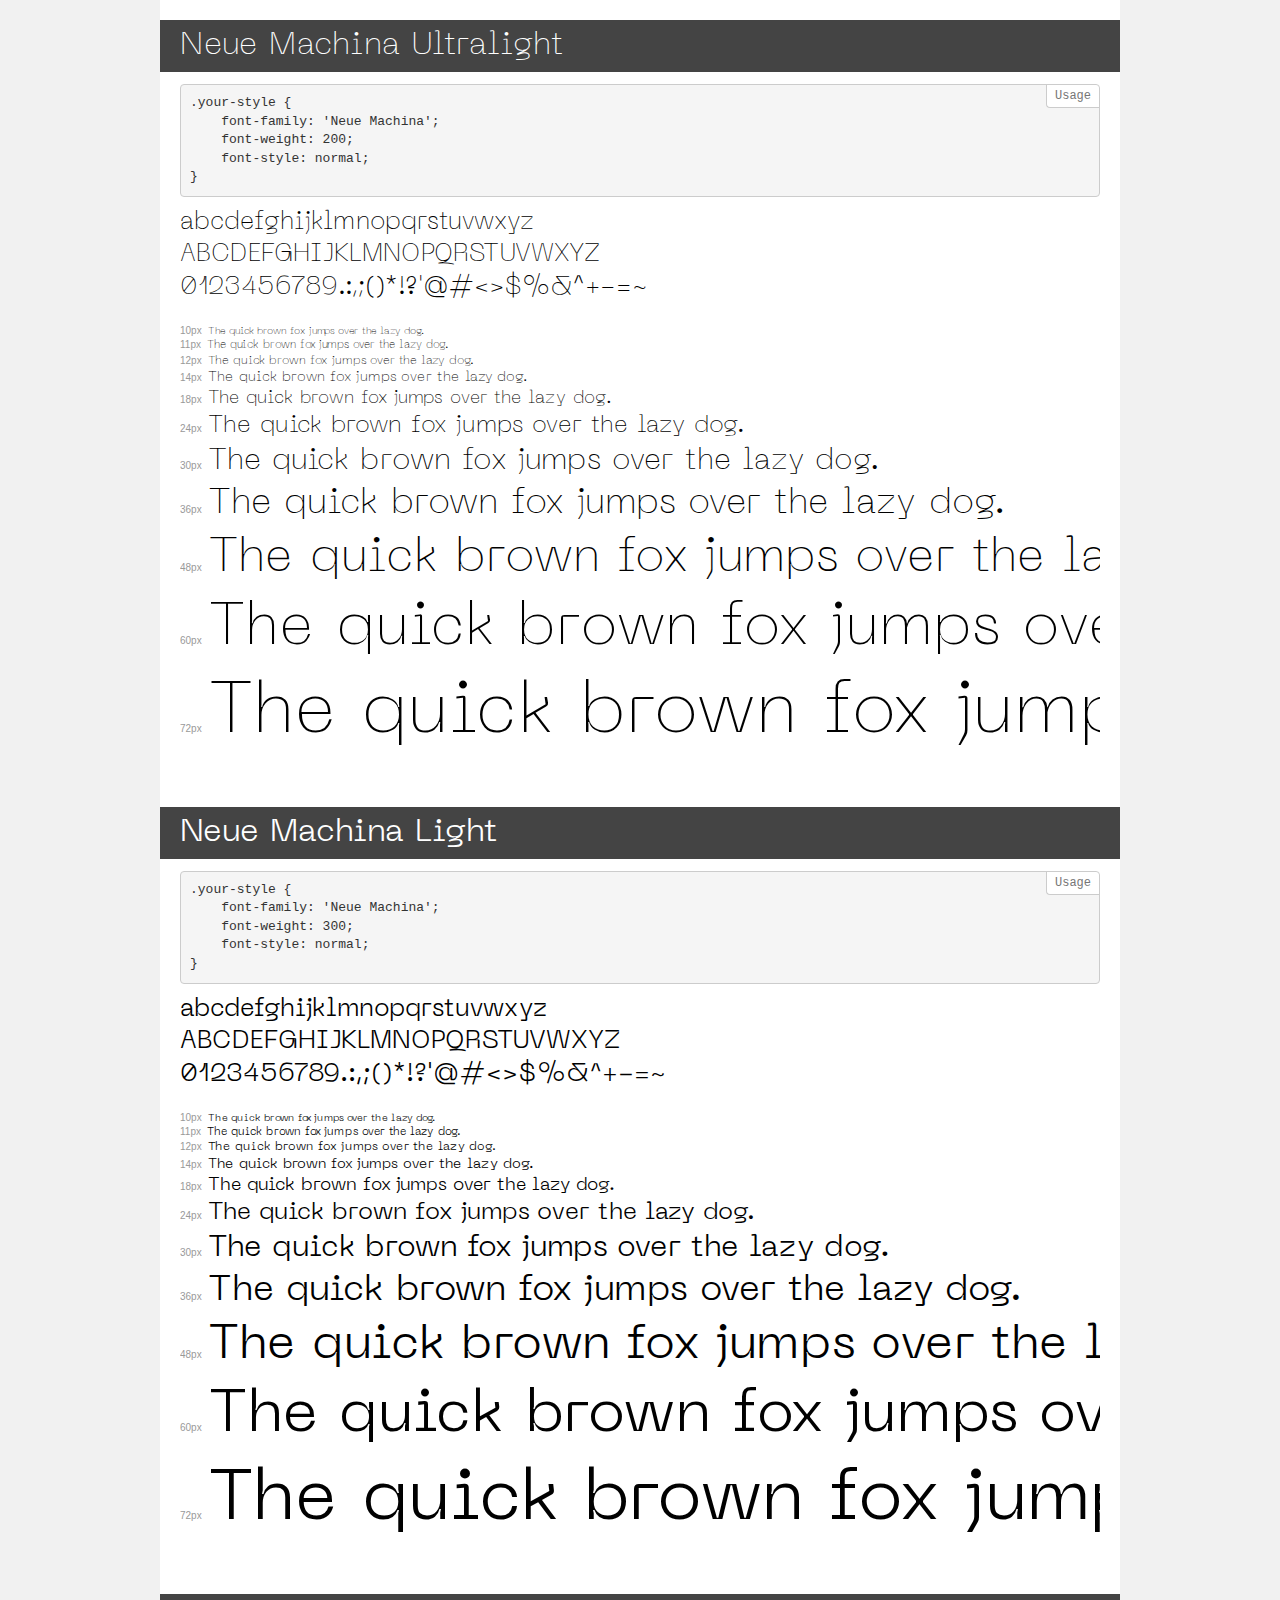
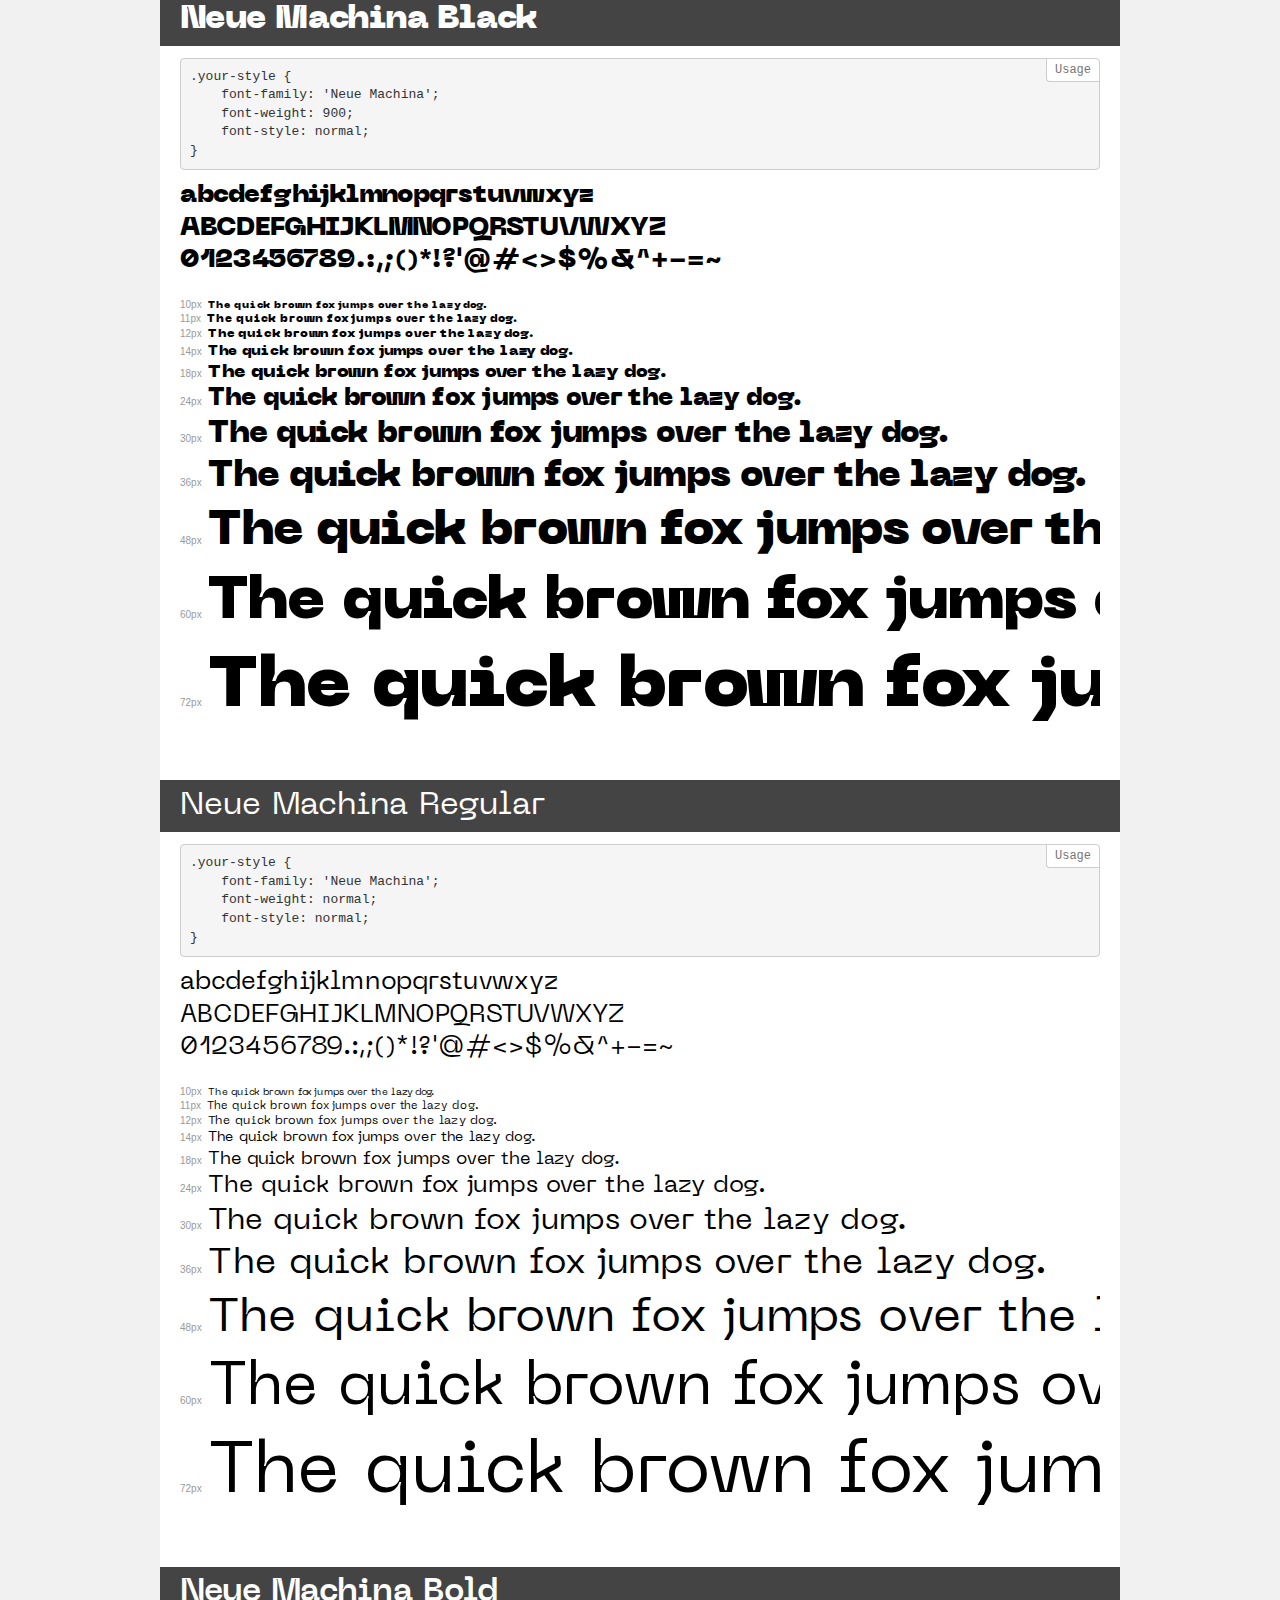
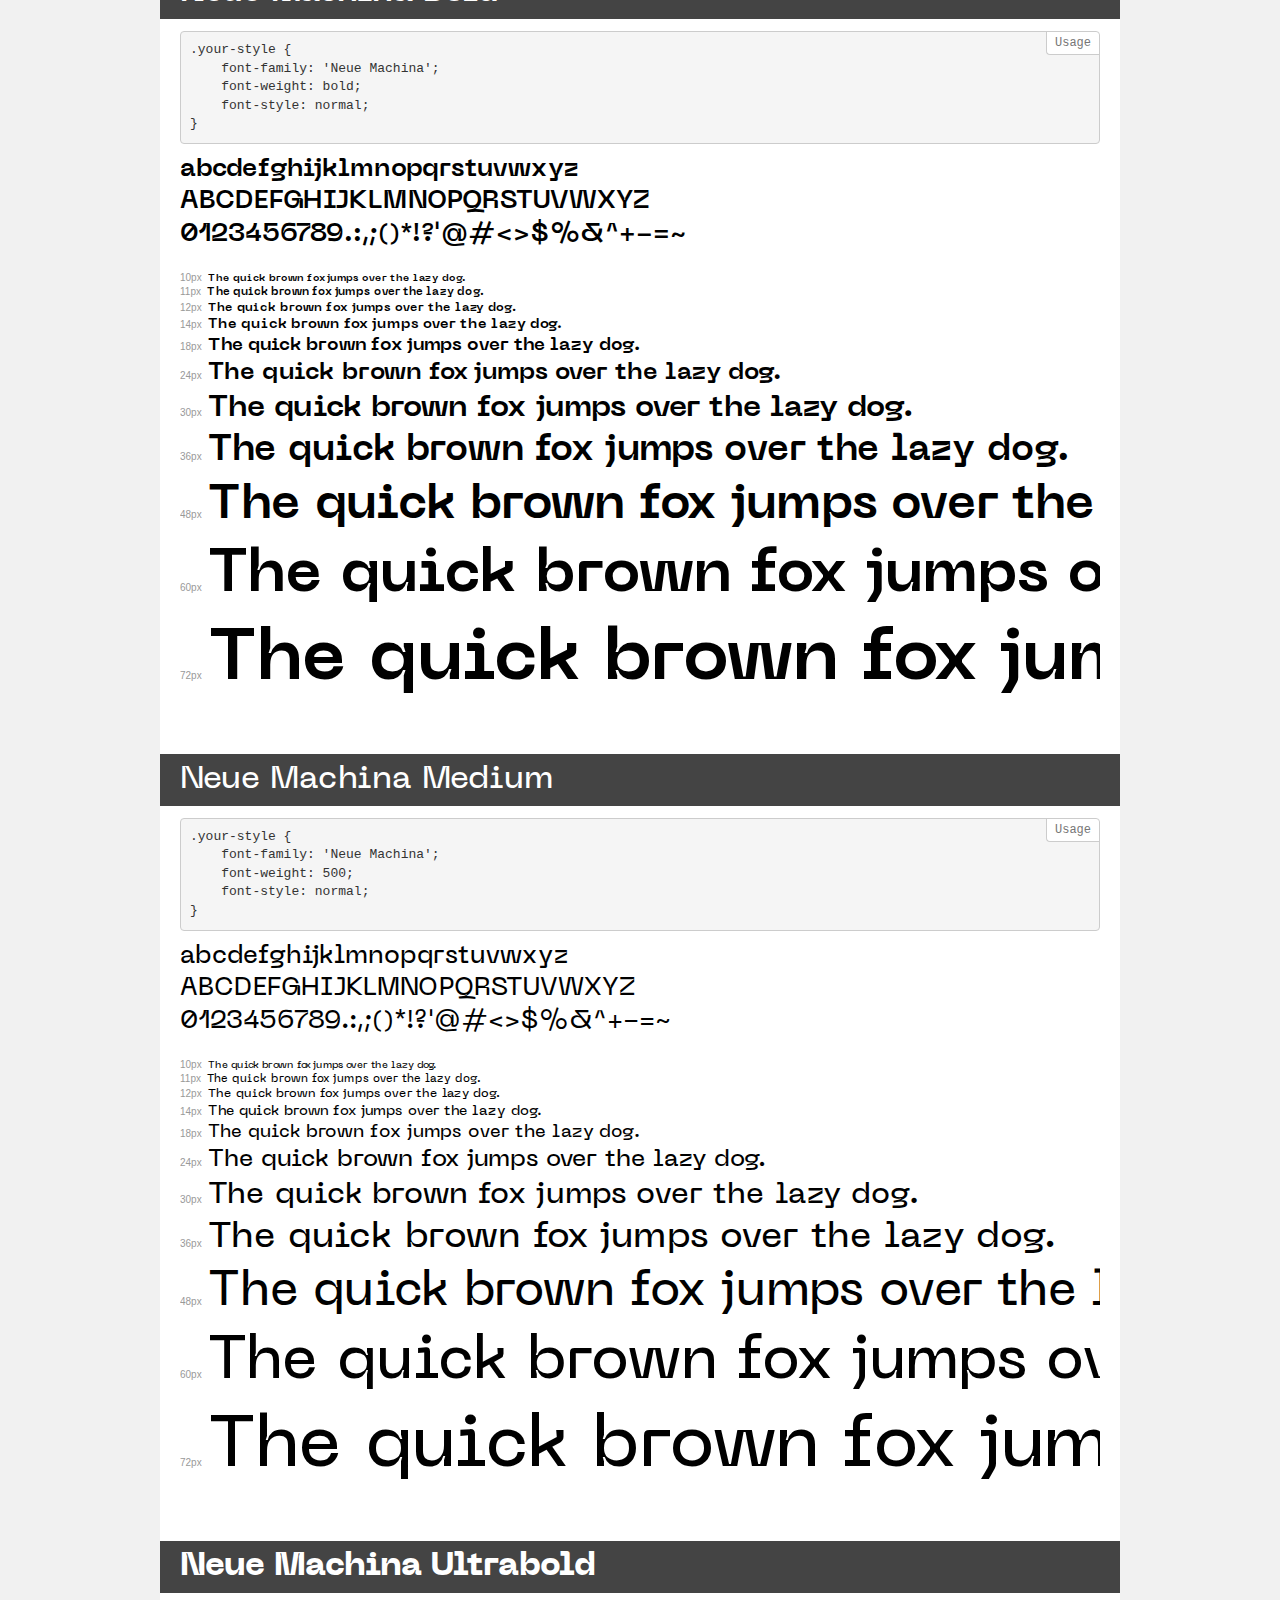
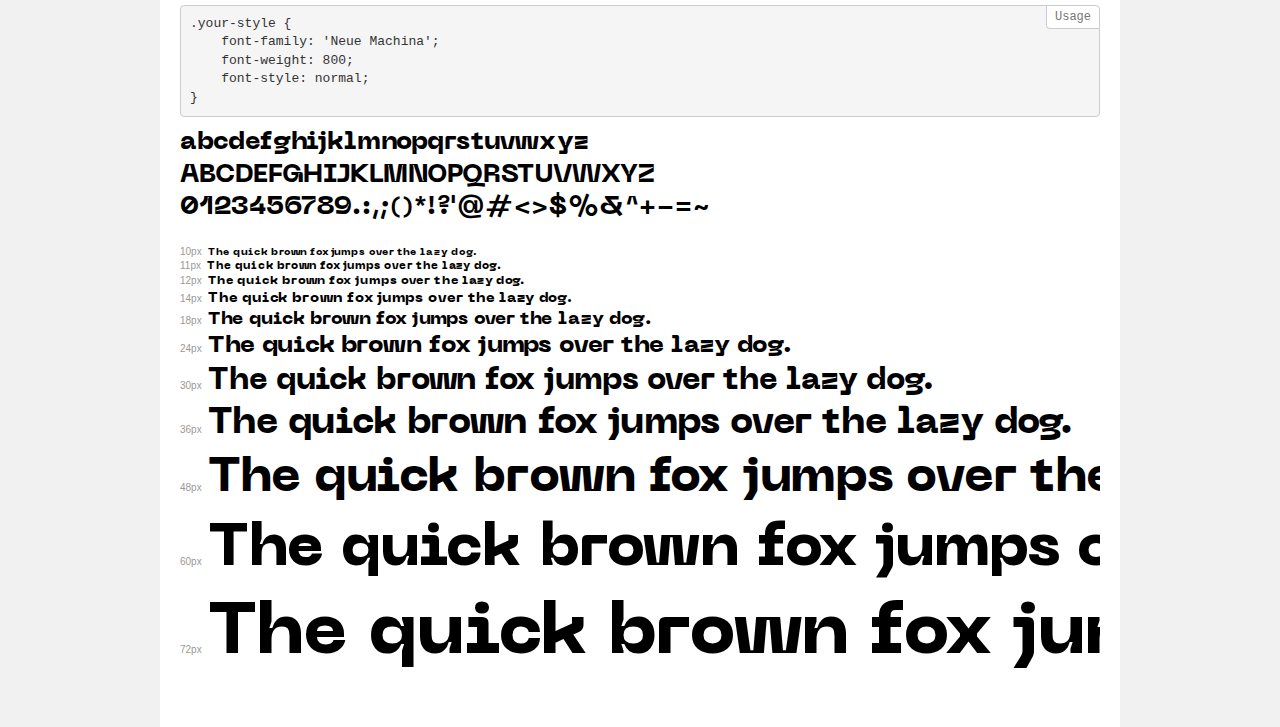
<file: hdaywidget/font/demo.html>
<!DOCTYPE html>
<html>
<head>
    <meta charset="utf-8">
    <meta http-equiv="X-UA-Compatible" content="IE=edge">
    <meta name="viewport" content="width=device-width, initial-scale=1">
    <meta name="robots" content="noindex, noarchive">
    <meta name="format-detection" content="telephone=no">
    <title>Transfonter demo</title>
    <link href="stylesheet.css" rel="stylesheet">
    <style>
        /*
        http://meyerweb.com/eric/tools/css/reset/
        v2.0 | 20110126
        License: none (public domain)
        */
        html, body, div, span, applet, object, iframe,
        h1, h2, h3, h4, h5, h6, p, blockquote, pre,
        a, abbr, acronym, address, big, cite, code,
        del, dfn, em, img, ins, kbd, q, s, samp,
        small, strike, strong, sub, sup, tt, var,
        b, u, i, center,
        dl, dt, dd, ol, ul, li,
        fieldset, form, label, legend,
        table, caption, tbody, tfoot, thead, tr, th, td,
        article, aside, canvas, details, embed,
        figure, figcaption, footer, header, hgroup,
        menu, nav, output, ruby, section, summary,
        time, mark, audio, video {
            margin: 0;
            padding: 0;
            border: 0;
            font-size: 100%;
            font: inherit;
            vertical-align: baseline;
        }
        /* HTML5 display-role reset for older browsers */
        article, aside, details, figcaption, figure,
        footer, header, hgroup, menu, nav, section {
            display: block;
        }
        body {
            line-height: 1;
        }
        ol, ul {
            list-style: none;
        }
        blockquote, q {
            quotes: none;
        }
        blockquote:before, blockquote:after,
        q:before, q:after {
            content: '';
            content: none;
        }
        table {
            border-collapse: collapse;
            border-spacing: 0;
        }
        /* common styles */
        body {
            background: #f1f1f1;
            color: #000;
        }
        .page {
            background: #fff;
            width: 920px;
            margin: 0 auto;
            padding: 20px 20px 0 20px;
            overflow: hidden;
        }
        .font-container {
            overflow-x: auto;
            overflow-y: hidden;
            margin-bottom: 40px;
            line-height: 1.3;
            white-space: nowrap;
            padding-bottom: 5px;
        }
        h1 {
            position: relative;
            background: #444;
            font-size: 32px;
            color: #fff;
            padding: 10px 20px;
            margin: 0 -20px 12px -20px;
        }
        .letters {
            font-size: 25px;
            margin-bottom: 20px;
        }
        .s10:before {
            content: '10px';
        }
        .s11:before {
            content: '11px';
        }
        .s12:before {
            content: '12px';
        }
        .s14:before {
            content: '14px';
        }
        .s18:before {
            content: '18px';
        }
        .s24:before {
            content: '24px';
        }
        .s30:before {
            content: '30px';
        }
        .s36:before {
            content: '36px';
        }
        .s48:before {
            content: '48px';
        }
        .s60:before {
            content: '60px';
        }
        .s72:before {
            content: '72px';
        }
        .s10:before, .s11:before, .s12:before, .s14:before,
        .s18:before, .s24:before, .s30:before, .s36:before,
        .s48:before, .s60:before, .s72:before {
            font-family: Arial, sans-serif;
            font-size: 10px;
            font-weight: normal;
            font-style: normal;
            color: #999;
            padding-right: 6px;
        }
        pre {
            display: block;
            position: relative;
            padding: 9px;
            margin: 0 0 10px;
            font-family: Monaco, Menlo, Consolas, "Courier New", monospace !important;
            font-size: 13px;
            line-height: 1.428571429;
            color: #333;
            font-weight: normal !important;
            font-style: normal !important;
            background-color: #f5f5f5;
            border: 1px solid #ccc;
            overflow-x: auto;
            border-radius: 4px;
        }
        pre:after {
            display: block;
            position: absolute;
            right: 0;
            top: 0;
            content: 'Usage';
            line-height: 1;
            padding: 5px 8px;
            font-size: 12px;
            color: #767676;
            background-color: #fff;
            border: 1px solid #ccc;
            border-right: none;
            border-top: none;
            border-radius: 0 4px 0 4px;
            z-index: 10;
        }
        /* responsive */
        @media (max-width: 959px) {
            .page {
                width: auto;
                margin: 0;
            }
        }
    </style>
</head>
<body>
<div class="page">
    <div class="demo" style="font-family: 'Neue Machina'; font-weight: 200; font-style: normal;">
        <h1>Neue Machina Ultralight</h1>
        <pre>.your-style {
    font-family: 'Neue Machina';
    font-weight: 200;
    font-style: normal;
}</pre>
        <div class="font-container">
            <p class="letters">
                abcdefghijklmnopqrstuvwxyz<br>
ABCDEFGHIJKLMNOPQRSTUVWXYZ<br>
                0123456789.:,;()*!?'@#<>$%&^+-=~
            </p>
            <p class="s10" style="font-size: 10px;">The quick brown fox jumps over the lazy dog.</p>
            <p class="s11" style="font-size: 11px;">The quick brown fox jumps over the lazy dog.</p>
            <p class="s12" style="font-size: 12px;">The quick brown fox jumps over the lazy dog.</p>
            <p class="s14" style="font-size: 14px;">The quick brown fox jumps over the lazy dog.</p>
            <p class="s18" style="font-size: 18px;">The quick brown fox jumps over the lazy dog.</p>
            <p class="s24" style="font-size: 24px;">The quick brown fox jumps over the lazy dog.</p>
            <p class="s30" style="font-size: 30px;">The quick brown fox jumps over the lazy dog.</p>
            <p class="s36" style="font-size: 36px;">The quick brown fox jumps over the lazy dog.</p>
            <p class="s48" style="font-size: 48px;">The quick brown fox jumps over the lazy dog.</p>
            <p class="s60" style="font-size: 60px;">The quick brown fox jumps over the lazy dog.</p>
            <p class="s72" style="font-size: 72px;">The quick brown fox jumps over the lazy dog.</p>
        </div>
    </div>
    <div class="demo" style="font-family: 'Neue Machina'; font-weight: 300; font-style: normal;">
        <h1>Neue Machina Light</h1>
        <pre>.your-style {
    font-family: 'Neue Machina';
    font-weight: 300;
    font-style: normal;
}</pre>
        <div class="font-container">
            <p class="letters">
                abcdefghijklmnopqrstuvwxyz<br>
ABCDEFGHIJKLMNOPQRSTUVWXYZ<br>
                0123456789.:,;()*!?'@#<>$%&^+-=~
            </p>
            <p class="s10" style="font-size: 10px;">The quick brown fox jumps over the lazy dog.</p>
            <p class="s11" style="font-size: 11px;">The quick brown fox jumps over the lazy dog.</p>
            <p class="s12" style="font-size: 12px;">The quick brown fox jumps over the lazy dog.</p>
            <p class="s14" style="font-size: 14px;">The quick brown fox jumps over the lazy dog.</p>
            <p class="s18" style="font-size: 18px;">The quick brown fox jumps over the lazy dog.</p>
            <p class="s24" style="font-size: 24px;">The quick brown fox jumps over the lazy dog.</p>
            <p class="s30" style="font-size: 30px;">The quick brown fox jumps over the lazy dog.</p>
            <p class="s36" style="font-size: 36px;">The quick brown fox jumps over the lazy dog.</p>
            <p class="s48" style="font-size: 48px;">The quick brown fox jumps over the lazy dog.</p>
            <p class="s60" style="font-size: 60px;">The quick brown fox jumps over the lazy dog.</p>
            <p class="s72" style="font-size: 72px;">The quick brown fox jumps over the lazy dog.</p>
        </div>
    </div>
    <div class="demo" style="font-family: 'Neue Machina'; font-weight: 900; font-style: normal;">
        <h1>Neue Machina Black</h1>
        <pre>.your-style {
    font-family: 'Neue Machina';
    font-weight: 900;
    font-style: normal;
}</pre>
        <div class="font-container">
            <p class="letters">
                abcdefghijklmnopqrstuvwxyz<br>
ABCDEFGHIJKLMNOPQRSTUVWXYZ<br>
                0123456789.:,;()*!?'@#<>$%&^+-=~
            </p>
            <p class="s10" style="font-size: 10px;">The quick brown fox jumps over the lazy dog.</p>
            <p class="s11" style="font-size: 11px;">The quick brown fox jumps over the lazy dog.</p>
            <p class="s12" style="font-size: 12px;">The quick brown fox jumps over the lazy dog.</p>
            <p class="s14" style="font-size: 14px;">The quick brown fox jumps over the lazy dog.</p>
            <p class="s18" style="font-size: 18px;">The quick brown fox jumps over the lazy dog.</p>
            <p class="s24" style="font-size: 24px;">The quick brown fox jumps over the lazy dog.</p>
            <p class="s30" style="font-size: 30px;">The quick brown fox jumps over the lazy dog.</p>
            <p class="s36" style="font-size: 36px;">The quick brown fox jumps over the lazy dog.</p>
            <p class="s48" style="font-size: 48px;">The quick brown fox jumps over the lazy dog.</p>
            <p class="s60" style="font-size: 60px;">The quick brown fox jumps over the lazy dog.</p>
            <p class="s72" style="font-size: 72px;">The quick brown fox jumps over the lazy dog.</p>
        </div>
    </div>
    <div class="demo" style="font-family: 'Neue Machina'; font-weight: normal; font-style: normal;">
        <h1>Neue Machina Regular</h1>
        <pre>.your-style {
    font-family: 'Neue Machina';
    font-weight: normal;
    font-style: normal;
}</pre>
        <div class="font-container">
            <p class="letters">
                abcdefghijklmnopqrstuvwxyz<br>
ABCDEFGHIJKLMNOPQRSTUVWXYZ<br>
                0123456789.:,;()*!?'@#<>$%&^+-=~
            </p>
            <p class="s10" style="font-size: 10px;">The quick brown fox jumps over the lazy dog.</p>
            <p class="s11" style="font-size: 11px;">The quick brown fox jumps over the lazy dog.</p>
            <p class="s12" style="font-size: 12px;">The quick brown fox jumps over the lazy dog.</p>
            <p class="s14" style="font-size: 14px;">The quick brown fox jumps over the lazy dog.</p>
            <p class="s18" style="font-size: 18px;">The quick brown fox jumps over the lazy dog.</p>
            <p class="s24" style="font-size: 24px;">The quick brown fox jumps over the lazy dog.</p>
            <p class="s30" style="font-size: 30px;">The quick brown fox jumps over the lazy dog.</p>
            <p class="s36" style="font-size: 36px;">The quick brown fox jumps over the lazy dog.</p>
            <p class="s48" style="font-size: 48px;">The quick brown fox jumps over the lazy dog.</p>
            <p class="s60" style="font-size: 60px;">The quick brown fox jumps over the lazy dog.</p>
            <p class="s72" style="font-size: 72px;">The quick brown fox jumps over the lazy dog.</p>
        </div>
    </div>
    <div class="demo" style="font-family: 'Neue Machina'; font-weight: bold; font-style: normal;">
        <h1>Neue Machina Bold</h1>
        <pre>.your-style {
    font-family: 'Neue Machina';
    font-weight: bold;
    font-style: normal;
}</pre>
        <div class="font-container">
            <p class="letters">
                abcdefghijklmnopqrstuvwxyz<br>
ABCDEFGHIJKLMNOPQRSTUVWXYZ<br>
                0123456789.:,;()*!?'@#<>$%&^+-=~
            </p>
            <p class="s10" style="font-size: 10px;">The quick brown fox jumps over the lazy dog.</p>
            <p class="s11" style="font-size: 11px;">The quick brown fox jumps over the lazy dog.</p>
            <p class="s12" style="font-size: 12px;">The quick brown fox jumps over the lazy dog.</p>
            <p class="s14" style="font-size: 14px;">The quick brown fox jumps over the lazy dog.</p>
            <p class="s18" style="font-size: 18px;">The quick brown fox jumps over the lazy dog.</p>
            <p class="s24" style="font-size: 24px;">The quick brown fox jumps over the lazy dog.</p>
            <p class="s30" style="font-size: 30px;">The quick brown fox jumps over the lazy dog.</p>
            <p class="s36" style="font-size: 36px;">The quick brown fox jumps over the lazy dog.</p>
            <p class="s48" style="font-size: 48px;">The quick brown fox jumps over the lazy dog.</p>
            <p class="s60" style="font-size: 60px;">The quick brown fox jumps over the lazy dog.</p>
            <p class="s72" style="font-size: 72px;">The quick brown fox jumps over the lazy dog.</p>
        </div>
    </div>
    <div class="demo" style="font-family: 'Neue Machina'; font-weight: 500; font-style: normal;">
        <h1>Neue Machina Medium</h1>
        <pre>.your-style {
    font-family: 'Neue Machina';
    font-weight: 500;
    font-style: normal;
}</pre>
        <div class="font-container">
            <p class="letters">
                abcdefghijklmnopqrstuvwxyz<br>
ABCDEFGHIJKLMNOPQRSTUVWXYZ<br>
                0123456789.:,;()*!?'@#<>$%&^+-=~
            </p>
            <p class="s10" style="font-size: 10px;">The quick brown fox jumps over the lazy dog.</p>
            <p class="s11" style="font-size: 11px;">The quick brown fox jumps over the lazy dog.</p>
            <p class="s12" style="font-size: 12px;">The quick brown fox jumps over the lazy dog.</p>
            <p class="s14" style="font-size: 14px;">The quick brown fox jumps over the lazy dog.</p>
            <p class="s18" style="font-size: 18px;">The quick brown fox jumps over the lazy dog.</p>
            <p class="s24" style="font-size: 24px;">The quick brown fox jumps over the lazy dog.</p>
            <p class="s30" style="font-size: 30px;">The quick brown fox jumps over the lazy dog.</p>
            <p class="s36" style="font-size: 36px;">The quick brown fox jumps over the lazy dog.</p>
            <p class="s48" style="font-size: 48px;">The quick brown fox jumps over the lazy dog.</p>
            <p class="s60" style="font-size: 60px;">The quick brown fox jumps over the lazy dog.</p>
            <p class="s72" style="font-size: 72px;">The quick brown fox jumps over the lazy dog.</p>
        </div>
    </div>
    <div class="demo" style="font-family: 'Neue Machina'; font-weight: 800; font-style: normal;">
        <h1>Neue Machina Ultrabold</h1>
        <pre>.your-style {
    font-family: 'Neue Machina';
    font-weight: 800;
    font-style: normal;
}</pre>
        <div class="font-container">
            <p class="letters">
                abcdefghijklmnopqrstuvwxyz<br>
ABCDEFGHIJKLMNOPQRSTUVWXYZ<br>
                0123456789.:,;()*!?'@#<>$%&^+-=~
            </p>
            <p class="s10" style="font-size: 10px;">The quick brown fox jumps over the lazy dog.</p>
            <p class="s11" style="font-size: 11px;">The quick brown fox jumps over the lazy dog.</p>
            <p class="s12" style="font-size: 12px;">The quick brown fox jumps over the lazy dog.</p>
            <p class="s14" style="font-size: 14px;">The quick brown fox jumps over the lazy dog.</p>
            <p class="s18" style="font-size: 18px;">The quick brown fox jumps over the lazy dog.</p>
            <p class="s24" style="font-size: 24px;">The quick brown fox jumps over the lazy dog.</p>
            <p class="s30" style="font-size: 30px;">The quick brown fox jumps over the lazy dog.</p>
            <p class="s36" style="font-size: 36px;">The quick brown fox jumps over the lazy dog.</p>
            <p class="s48" style="font-size: 48px;">The quick brown fox jumps over the lazy dog.</p>
            <p class="s60" style="font-size: 60px;">The quick brown fox jumps over the lazy dog.</p>
            <p class="s72" style="font-size: 72px;">The quick brown fox jumps over the lazy dog.</p>
        </div>
    </div>
</div>
</body>
</html>
</file>
<file: hdaywidget/font/stylesheet.css>
@font-face {
    font-family: 'Neue Machina';
    src: url('NeueMachina-Ultralight.eot');
    src: local('Neue Machina Ultralight'), local('NeueMachina-Ultralight'),
        url('NeueMachina-Ultralight.eot?#iefix') format('embedded-opentype'),
        url('NeueMachina-Ultralight.woff2') format('woff2'),
        url('NeueMachina-Ultralight.woff') format('woff'),
        url('NeueMachina-Ultralight.ttf') format('truetype');
    font-weight: 200;
    font-style: normal;
}

@font-face {
    font-family: 'Neue Machina';
    src: url('NeueMachina-Light.eot');
    src: local('Neue Machina Light'), local('NeueMachina-Light'),
        url('NeueMachina-Light.eot?#iefix') format('embedded-opentype'),
        url('NeueMachina-Light.woff2') format('woff2'),
        url('NeueMachina-Light.woff') format('woff'),
        url('NeueMachina-Light.ttf') format('truetype');
    font-weight: 300;
    font-style: normal;
}

@font-face {
    font-family: 'Neue Machina';
    src: url('NeueMachina-Black.eot');
    src: local('Neue Machina Black'), local('NeueMachina-Black'),
        url('NeueMachina-Black.eot?#iefix') format('embedded-opentype'),
        url('NeueMachina-Black.woff2') format('woff2'),
        url('NeueMachina-Black.woff') format('woff'),
        url('NeueMachina-Black.ttf') format('truetype');
    font-weight: 900;
    font-style: normal;
}

@font-face {
    font-family: 'Neue Machina';
    src: url('NeueMachina-Regular.eot');
    src: local('Neue Machina Regular'), local('NeueMachina-Regular'),
        url('NeueMachina-Regular.eot?#iefix') format('embedded-opentype'),
        url('NeueMachina-Regular.woff2') format('woff2'),
        url('NeueMachina-Regular.woff') format('woff'),
        url('NeueMachina-Regular.ttf') format('truetype');
    font-weight: normal;
    font-style: normal;
}

@font-face {
    font-family: 'Neue Machina';
    src: url('NeueMachina-Bold.eot');
    src: local('Neue Machina Bold'), local('NeueMachina-Bold'),
        url('NeueMachina-Bold.eot?#iefix') format('embedded-opentype'),
        url('NeueMachina-Bold.woff2') format('woff2'),
        url('NeueMachina-Bold.woff') format('woff'),
        url('NeueMachina-Bold.ttf') format('truetype');
    font-weight: bold;
    font-style: normal;
}

@font-face {
    font-family: 'Neue Machina';
    src: url('NeueMachina-Medium.eot');
    src: local('Neue Machina Medium'), local('NeueMachina-Medium'),
        url('NeueMachina-Medium.eot?#iefix') format('embedded-opentype'),
        url('NeueMachina-Medium.woff2') format('woff2'),
        url('NeueMachina-Medium.woff') format('woff'),
        url('NeueMachina-Medium.ttf') format('truetype');
    font-weight: 500;
    font-style: normal;
}

@font-face {
    font-family: 'Neue Machina';
    src: url('NeueMachina-Ultrabold.eot');
    src: local('Neue Machina Ultrabold'), local('NeueMachina-Ultrabold'),
        url('NeueMachina-Ultrabold.eot?#iefix') format('embedded-opentype'),
        url('NeueMachina-Ultrabold.woff2') format('woff2'),
        url('NeueMachina-Ultrabold.woff') format('woff'),
        url('NeueMachina-Ultrabold.ttf') format('truetype');
    font-weight: 800;
    font-style: normal;
}
</file>
